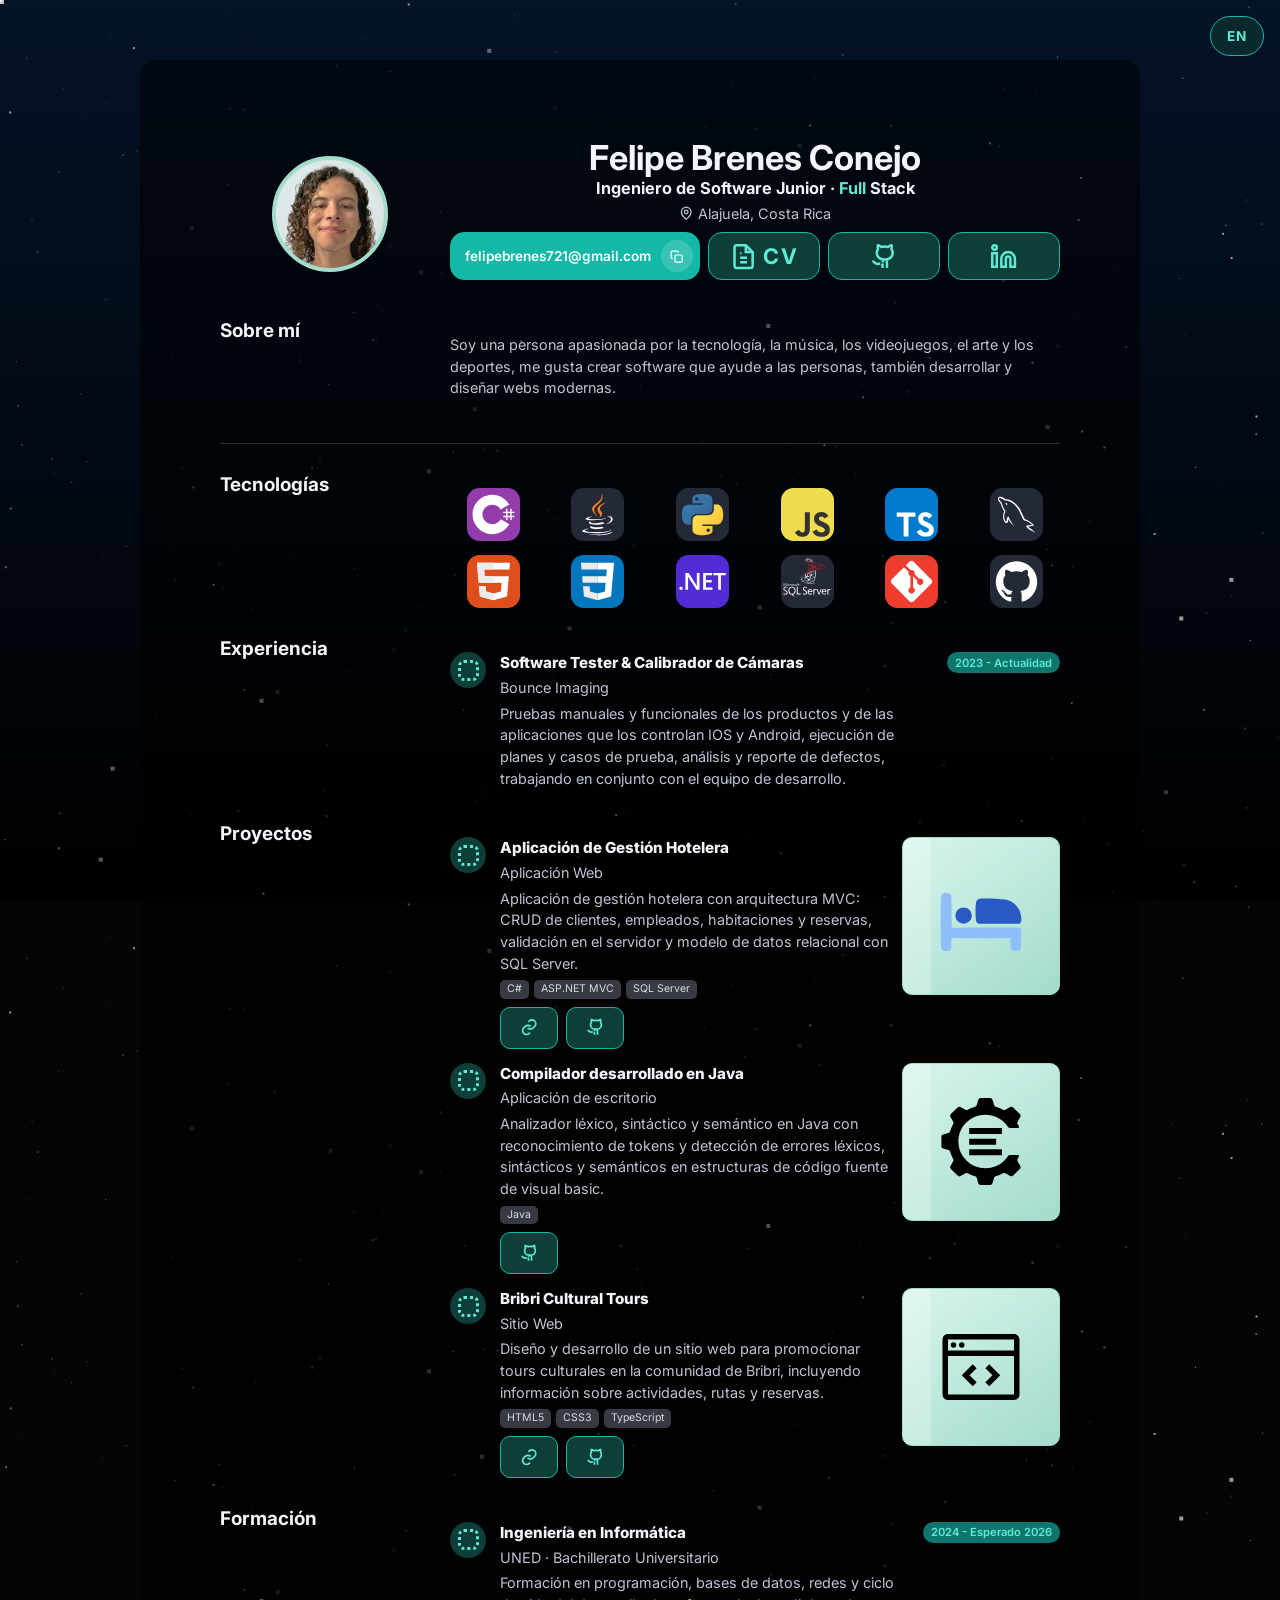
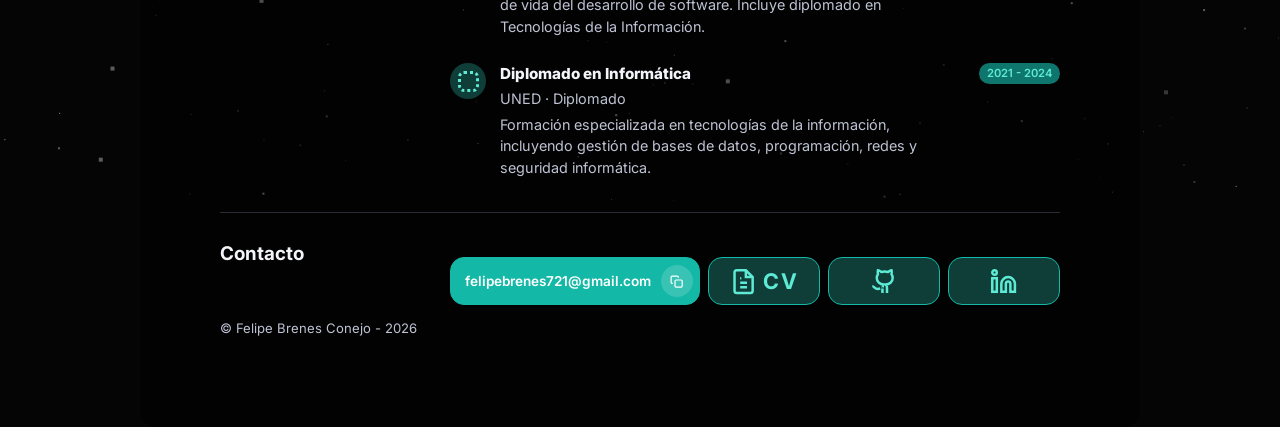
<file: index.html>
<!doctype html>
<html lang="es">
  <head>
    <meta charset="UTF-8" />
    <meta name="viewport" content="width=device-width, initial-scale=1.0" />
    <meta
      name="description"
      content="Portfolio profesional de Felipe Brenes, desarrollador de software."
    />
    <title>Felipe Brenes 💻</title>
    <link rel="icon" type="image/x-icon" href="./assets/icons/favicon.webp" />
    <link rel="preconnect" href="https://fonts.googleapis.com" />
    <link rel="preconnect" href="https://fonts.gstatic.com" crossorigin />
    <link
      href="https://fonts.googleapis.com/css2?family=Inter:wght@400;500;600;700;800&display=swap"
      rel="stylesheet"
    />
    <link rel="stylesheet" href="./src/styles/main.css" />
    <script src="./src/scripts/main.js" defer></script>
  </head>
  <body>
    <button id="lang-toggle" class="lang-toggle" type="button" aria-label="Cambiar idioma">EN</button>
    <div class="container">
    <div class="space space-1"></div>
    <div class="space space-2"></div>
    <div class="space space-3"></div>
    </div>
  
    <main aria-label="Portfolio de desarrollador">
      <div class="portfolio">
        <header class="hero">
          <div class="avatar" aria-hidden="true">
            <img src="./assets/images/fotoPerfil.webp" alt="" />
          </div>

          <div class="hero__content">
            
            <h1>Felipe Brenes Conejo</h1>
            <p class="role" data-i18n="role">Ingeniero de Software Junior · Full Stack</p>           
            <p class="location">
              <span data-icon="map-pin"></span>
              <span data-i18n="location">Alajuela, Costa Rica</span>
            </p>
            <nav class="social-links" aria-label="Contacto principal">
              <div class="pill pill--primary email-block">
                <span class="email-text">felipebrenes721@gmail.com</span>
                <button class="email-copy" type="button" data-copy="felipebrenes721@gmail.com" aria-label="Copiar correo">
                  <span data-icon="copy"></span>
                </button>
              </div>
              <div class="social-icon-row">
                <a class="icon-link cv-link" href="./assets/Felipe_Brenes_CV.pdf" download aria-label="Descargar CV">
                  <span data-icon="file-text"></span>
                  <span class="icon-link__label">CV</span>
                </a>
                <a class="icon-link" href="https://github.com/developerFrey" target="_blank" rel="noreferrer" aria-label="GitHub">
                  <span data-icon="github"></span>
                </a>
                <a class="icon-link" href="https://www.linkedin.com/in/felipe-brenes-conejo-5b7981243/" target="_blank" rel="noreferrer" aria-label="LinkedIn">
                  <span data-icon="linkedin"></span>
                </a>
              </div>
            </nav>
          </div>
        </header>

        <section class="section" aria-labelledby="about-title">
          <h2 id="about-title" data-i18n="about">Sobre mí</h2>
          <p data-i18n="aboutText">
            Soy una persona apasionada por la tecnologia, la musica y los deportes, me gusta crear interfaces limpias,
            aplicaciones mantenibles y resolver problemas. Me gusta trabajar
            con código claro, buenas prácticas y una experiencia de usuario bien cuidada.
          </p>
        </section>

        <section class="section section--divided" aria-labelledby="tech-title">
          <h2 id="tech-title" data-i18n="technology">Tecnologías</h2>
          <div class="tag-list" id="technologies"></div>
        </section>

        <section class="section" aria-labelledby="experience-title">
          <h2 id="experience-title" data-i18n="experience">Experiencia</h2>
          <div class="timeline" id="experience"></div>
        </section>

        <section class="section" aria-labelledby="projects-title">
          <h2 id="projects-title" data-i18n="projects">Proyectos</h2>
          <div class="projects" id="projects"></div>
        </section>

        <section class="section" aria-labelledby="education-title">
          <h2 id="education-title" data-i18n="education">Formación</h2>
          <div class="timeline" id="education"></div>
        </section>

<footer class="footer section" aria-labelledby="contact-title">
          <h2 id="contact-title" data-i18n="contact">Contacto</h2>
          <div>
            
            <nav class="social-links" aria-label="Contacto secundario">
              <div class="pill pill--primary email-block">
                <span class="email-text">felipebrenes721@gmail.com</span>
                <button class="email-copy" type="button" data-copy="felipebrenes721@gmail.com" aria-label="Copiar correo">
                  <span data-icon="copy"></span>
                </button>
              </div>
              <div class="social-icon-row">
                <a class="icon-link cv-link" href="./assets/Felipe_Brenes_CV.pdf" download aria-label="Descargar CV">
                  <span data-icon="file-text"></span>
                  <span class="icon-link__label">CV</span>
                </a>
                <a class="icon-link" href="https://github.com/developerFrey" target="_blank" rel="noreferrer" aria-label="GitHub">
                  <span data-icon="github"></span>
                </a>
                <a class="icon-link" href="https://www.linkedin.com/in/felipe-brenes-conejo-5b7981243/" target="_blank" rel="noreferrer" aria-label="LinkedIn">
                  <span data-icon="linkedin"></span>
                </a>
              </div>
            </nav>
            
          </div>
          <p>&copy; Felipe Brenes Conejo - 2026</p>
        </footer>
        
      </div>
    </main>
  </body>
</html>
</file>
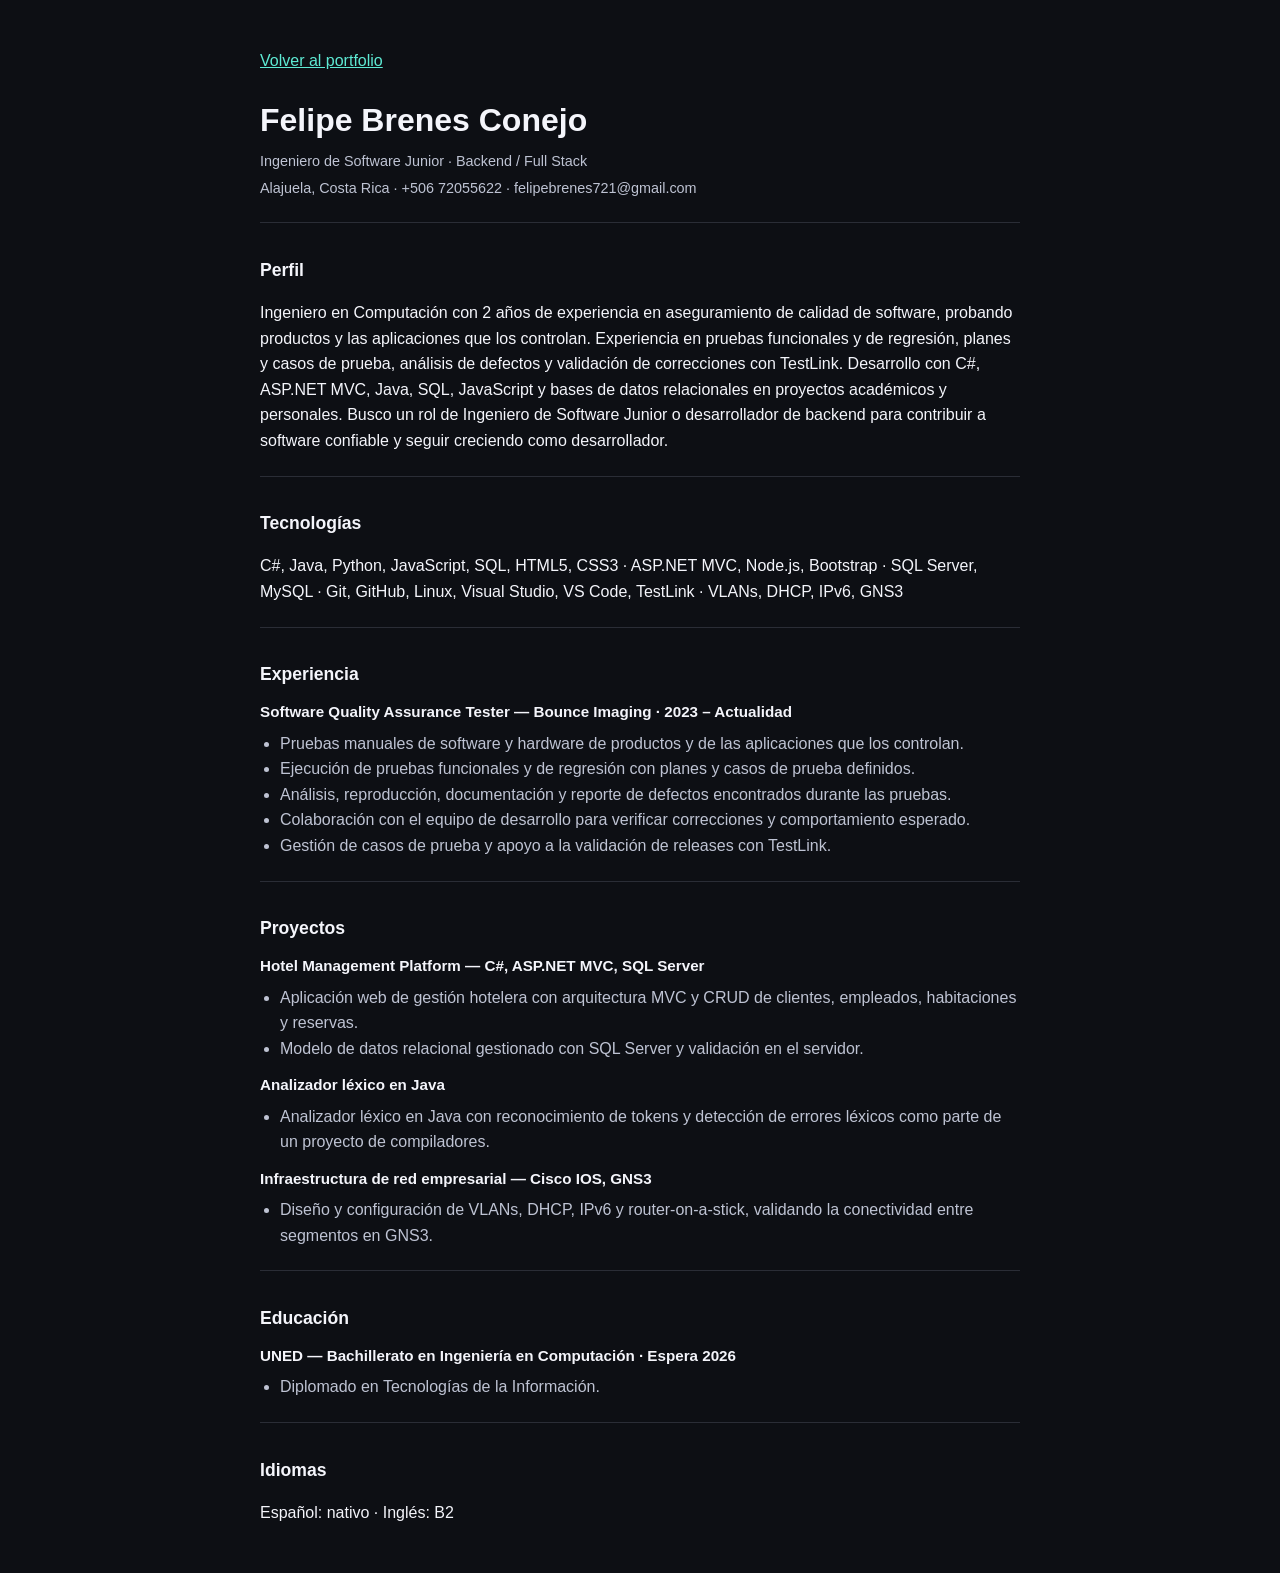
<file: assets/cv.html>
<!doctype html>
<html lang="es">
  <head>
    <meta charset="UTF-8" />
    <meta name="viewport" content="width=device-width, initial-scale=1.0" />
    <title>CV | Felipe Brenes Conejo</title>
    <style>
      body {
        margin: 0;
        background: #0d0f14;
        color: #f4f5fb;
        font-family: Inter, Arial, sans-serif;
        line-height: 1.6;
      }

      main {
        width: min(760px, calc(100% - 32px));
        margin: 48px auto;
      }

      a {
        color: #5eead4;
      }

      section {
        border-top: 1px solid #2a2d36;
        padding-top: 18px;
        margin-top: 22px;
      }

      h1 {
        margin-bottom: 4px;
      }

      h2 {
        margin-bottom: 8px;
        font-size: 1.1rem;
      }

      h3 {
        margin: 12px 0 4px;
        font-size: 0.95rem;
      }

      .contact {
        color: #bec3d3;
        font-size: 0.9rem;
        margin: 0 0 4px;
      }

      ul {
        margin: 6px 0;
        padding-left: 20px;
        color: #bec3d3;
      }
    </style>
  </head>
  <body>
    <main>
      <a href="../index.html">Volver al portfolio</a>
      <h1>Felipe Brenes Conejo</h1>
      <p class="contact">Ingeniero de Software Junior · Backend / Full Stack</p>
      <p class="contact">Alajuela, Costa Rica · +506 72055622 · felipebrenes721@gmail.com</p>

      <section>
        <h2>Perfil</h2>
        <p>
          Ingeniero en Computación con 2 años de experiencia en aseguramiento de calidad de software,
          probando productos y las aplicaciones que los controlan. Experiencia en pruebas funcionales y de
          regresión, planes y casos de prueba, análisis de defectos y validación de correcciones con
          TestLink. Desarrollo con C#, ASP.NET MVC, Java, SQL, JavaScript y bases de datos relacionales en
          proyectos académicos y personales. Busco un rol de Ingeniero de Software Junior o desarrollador
          de backend para contribuir a software confiable y seguir creciendo como desarrollador.
        </p>
      </section>

      <section>
        <h2>Tecnologías</h2>
        <p>
          C#, Java, Python, JavaScript, SQL, HTML5, CSS3 · ASP.NET MVC, Node.js, Bootstrap ·
          SQL Server, MySQL · Git, GitHub, Linux, Visual Studio, VS Code, TestLink · VLANs, DHCP, IPv6, GNS3
        </p>
      </section>

      <section>
        <h2>Experiencia</h2>
        <h3>Software Quality Assurance Tester — Bounce Imaging · 2023 – Actualidad</h3>
        <ul>
          <li>Pruebas manuales de software y hardware de productos y de las aplicaciones que los controlan.</li>
          <li>Ejecución de pruebas funcionales y de regresión con planes y casos de prueba definidos.</li>
          <li>Análisis, reproducción, documentación y reporte de defectos encontrados durante las pruebas.</li>
          <li>Colaboración con el equipo de desarrollo para verificar correcciones y comportamiento esperado.</li>
          <li>Gestión de casos de prueba y apoyo a la validación de releases con TestLink.</li>
        </ul>
      </section>

      <section>
        <h2>Proyectos</h2>
        <h3>Hotel Management Platform — C#, ASP.NET MVC, SQL Server</h3>
        <ul>
          <li>Aplicación web de gestión hotelera con arquitectura MVC y CRUD de clientes, empleados, habitaciones y reservas.</li>
          <li>Modelo de datos relacional gestionado con SQL Server y validación en el servidor.</li>
        </ul>
        <h3>Analizador léxico en Java</h3>
        <ul>
          <li>Analizador léxico en Java con reconocimiento de tokens y detección de errores léxicos como parte de un proyecto de compiladores.</li>
        </ul>
        <h3>Infraestructura de red empresarial — Cisco IOS, GNS3</h3>
        <ul>
          <li>Diseño y configuración de VLANs, DHCP, IPv6 y router-on-a-stick, validando la conectividad entre segmentos en GNS3.</li>
        </ul>
      </section>

      <section>
        <h2>Educación</h2>
        <h3>UNED — Bachillerato en Ingeniería en Computación · Espera 2026</h3>
        <ul>
          <li>Diplomado en Tecnologías de la Información.</li>
        </ul>
      </section>

      <section>
        <h2>Idiomas</h2>
        <p>Español: nativo · Inglés: B2</p>
      </section>
    </main>
  </body>
</html>
</file>
<file: src/styles/main.css>
:root {
  color-scheme: dark;
  --bg: #050506;
  --border: #2a2d36;
  --text: #f4f5fb;
  --muted: #bec3d3;
  --subtle: #8991a8;
  --teal: #14b8a6;
  --teal-dark: #0f766e;
  --teal-soft: #5eead4;
  --teal-deep: #0f3d38;
  --teal-tint: #d8f5ed;
  --teal-tint-2: #a3dbcc;
  --teal-tint-ink: #0b2c27;
}

* {
  box-sizing: border-box;
}

html {
  scroll-behavior: smooth;
  background-color: var(--bg);
}

body {
  min-height: 100vh;
  margin: 0;
  background: var(--bg);
  color: var(--text);
  font-family: Inter, system-ui, -apple-system, BlinkMacSystemFont, "Segoe UI", sans-serif;
  line-height: 1.5;
}


a {
  color: inherit;
  text-decoration: none;
}

main {
  position: relative;
  z-index: 1;
}

.lang-toggle {
  position: fixed;
  top: 16px;
  right: 16px;
  z-index: 2;
  min-width: 46px;
  height: 40px;
  padding: 0 16px;
  border: 1px solid var(--teal);
  border-radius: 999px;
  background: rgb(15 61 56 / 55%);
  color: var(--teal-soft);
  font-family: inherit;
  font-size: 0.85rem;
  font-weight: 700;
  letter-spacing: 0.08em;
  text-transform: uppercase;
  cursor: pointer;
}

.lang-toggle:hover,
.lang-toggle:focus-visible {
  background: var(--teal);
  color: #fff;
}

.portfolio {
  width: min(1000px, 100%);
  margin: auto;
  margin-top: 60px;
  margin-bottom: auto;
  padding: 80px;
  background: rgba(0 0 0 / 50%);
  border-radius: 15px;
}

.hero {
  display: grid;
  grid-template-columns: minmax(170px, 220px) 1fr;
  column-gap: 10px;
  align-items: start;
  margin-bottom: 40px;
  text-align: center;
}

.hero .social-links {
  justify-content: center;
  flex-wrap: nowrap;
}

.hero .social-icon-row {
  flex-wrap: nowrap;
}

.hero .location {
  justify-content: center;
}

.avatar {
  display: grid;
  justify-self: center;
  flex: 0 0 auto;
  width: 116px;
  height: 116px;
  place-items: center;
  margin-top: 16px;
  border: 4px solid var(--teal-tint-2);
  border-radius: 999px;
  overflow: hidden;
  background: linear-gradient(145deg, var(--teal-tint), var(--teal-tint-2));
  color: var(--teal-tint-ink);
  font-size: 2.3rem;
  font-weight: 800;
  letter-spacing: 0;
  text-shadow: 3px 3px 0 rgb(6 45 39 / 18%);
}

.avatar img {
  display: block;
  width: 100%;
  height: 100%;
  border-radius: inherit;
  object-fit: cover;
  object-position: center 70%;
  transform: translateX(-5px) scale(1.20);
}

.eyebrow {
  margin: 0 0 2px;
  color: var(--teal-soft);
  font-size: 0.78rem;
  font-weight: 700;
  text-transform: uppercase;
}

h1,
h2,
p {
  margin-top: 0;
}

h1 {
  margin-bottom: 0;
  font-size: clamp(1.75rem, 4vw, 2.15rem);
  line-height: 1.05;
}

h2 {
  margin-bottom: 8px;
  font-size: 1.18rem;
  line-height: 1.2;
}

.role {
  margin-bottom: 2px;
  color: var(--text);
  font-size: 1.02rem;
  font-weight: 700;
}

.role__highlight {
  color: var(--teal-soft);
}

.location,
.section p,
.item__subtitle,
.item__description {
  color: var(--muted);
  font-size: 0.9rem;
}

.location {
  display: flex;
  align-items: center;
  gap: 4px;
  margin-bottom: 8px;
}

.social-links,
.tag-list,
.item__links {
  display: flex;
  flex-wrap: wrap;
  gap: 8px;
  align-items: center;
}

.footer .social-links {
  display: flex;
  flex-wrap: nowrap;
  justify-content: center;
  align-items: center;
  gap: 8px;
}

.footer .social-links .social-icon-row {
  display: flex;
  flex-wrap: nowrap;
  align-items: center;
  gap: 8px;
}

.footer .social-links .email-block {
  flex-shrink: 0;
}

.tag-list {
  display: grid;
  grid-template-columns: repeat(6, auto);
  column-gap: 18px;
  row-gap: 14px;
  align-items: center;
}

.pill,
.icon-link,
.tag,
.badge {
  display: inline-flex;
  min-height: 26px;
  align-items: center;
  gap: 6px;
  border: 1px solid var(--teal);
  color: var(--teal-soft);
  font-size: 0.78rem;
  font-weight: 600;
}

.pill {
  border-radius: 999px;
  padding: 7px 14px;
  font-size: 0.85rem;
}

.pill--primary,
.icon-link:hover,
.icon-link:focus-visible {
  background: var(--teal);
  color: #fff;
}

.icon-link {
  justify-content: center;
  width: 40px;
  height: 40px;
  border-radius: 999px;
  background: var(--teal-deep);
  font-size: 1.05rem;
}

.item__links .icon-link {
  width: 58px;
  height: 42px;
  border-radius: 10px;
  font-size: 1.15rem;
}

.email-block {
  border-radius: 14px;
  gap: 10px;
  padding: 5px 6px 5px 14px;
}

.email-text {
  font-size: 0.85rem;
  font-weight: 600;
}

.email-copy {
  display: inline-flex;
  align-items: center;
  justify-content: center;
  width: 28px;
  height: 28px;
  border: 0;
  border-radius: 999px;
  background: rgb(255 255 255 / 16%);
  color: #fff;
  cursor: pointer;
}

.email-copy:hover,
.email-copy:focus-visible {
  background: rgb(255 255 255 / 30%);
}

.email-copy.is-copied {
  background: var(--teal-dark);
}

.email-copy.is-copied [data-icon] {
  display: none;
}

.email-copy.is-copied::after {
  content: "✓";
  font-weight: 700;
}

.social-icon-row {
  display: flex;
  align-items: center;
  gap: 8px;
  flex-wrap: wrap;
}

.social-links .icon-link {
  width: 112px;
  height: 48px;
  border-radius: 14px;
  font-size: 1.7rem;
}

.social-links .pill {
  padding: 10px 8px 10px 16px;
  font-size: 1rem;
}

.social-links .email-block {
  height: 48px;
  padding: 5px 6px 5px 14px;
}

.social-links .email-copy {
  width: 32px;
  height: 32px;
}

.CV-link {
  flex-direction: row;
  gap: 8px;
  font-size: 1.6rem;
}

.icon-link__label {
  margin: 0;
  font-size: 1.35rem;
  font-weight: 700;
  letter-spacing: 0.08em;
  text-transform: uppercase;
}

.section {
  margin-top: 30px;
  display: grid;
  grid-template-columns: minmax(170px, 220px) 1fr;
  column-gap: 10px;
  align-items: start;
}

.section h2 {
  align-self: start;
  padding-top: 0;
  margin-bottom: 0;
}

.section > :not(h2) {
  margin-top: 14px;
}

.section--divided {
  padding-top: 30px;
  border-top: 1px solid var(--border);
}

.tag {
  display: inline-flex;
  align-items: center;
  justify-content: center;
  border: 0;
  background: transparent;
  color: inherit;
  min-height: 0;
}

.tag__icon {
  width: 53px;
  height: 53px;
  padding: 0;
  border-radius: 0;
  background: transparent;
  object-fit: contain;
}

.timeline {
  display: grid;
  gap: 22px;
  margin-top: 12px;
}

.timeline-item,
.project {
  display: grid;
  grid-template-columns: 36px 1fr auto;
  gap: 14px;
  align-items: start;
}

.dot {
  display: grid;
  width: 36px;
  height: 36px;
  place-items: center;
  border-radius: 999px;
  background: var(--teal-deep);
}

.dot::before {
  width: 15px;
  height: 15px;
  border: 3px dotted var(--teal-soft);
  border-radius: 6px;
  content: "";
}

.item__title {
  margin: 0 0 2px;
  font-size: 0.95rem;
  font-weight: 800;
}

.item__subtitle,
.item__description {
  margin-bottom: 4px;
}

.badge {
  height: 21px;
  min-height: 21px;
  border: 0;
  border-radius: 999px;
  background: var(--teal-dark);
  padding: 2px 8px;
  color: var(--teal-soft);
  font-size: 0.7rem;
}

.projects {
  display: grid;
  gap: 14px;
  margin-top: 12px;
}

.project {
  min-height: 150px;
}

.project__preview {
  width: 158px;
  aspect-ratio: 1 / 1;
  border: 1px solid var(--teal-tint-2);
  border-radius: 10px;
  background:
    linear-gradient(90deg, rgb(255 255 255 / 25%) 0 18%, transparent 18% 100%),
    linear-gradient(145deg, var(--teal-tint), var(--teal-tint-2));
  color: var(--teal-tint-ink);
  display: grid;
  place-items: center;
  font-size: 3.2rem;
  font-weight: 800;
}

.project__preview img {
  width: 56%;
  height: 56%;
  object-fit: contain;
}

.project__tags {
  display: flex;
  flex-wrap: wrap;
  gap: 5px;
  margin: 6px 0 8px;
}

.project__tag {
  border-radius: 5px;
  background: #373a42;
  color: #d7dbe7;
  font-size: 0.66rem;
  line-height: 1;
  padding: 4px 7px;
}

.footer {
  padding-top: 30px;
  border-top: 1px solid var(--border);
}

.footer p {
  margin-bottom: 8px;
  color: var(--muted);
  font-size: 0.82rem;
}

[data-icon] svg {
  display: block;
  width: 1em;
  height: 1em;
  stroke-width: 2.2;
}

@media (max-width: 760px) {
  .portfolio {
    padding: 40px 22px 46px;
  }

  .hero {
    align-items: flex-start;
  }

  .avatar {
    width: 90px;
    height: 90px;
    font-size: 1.7rem;
  }

  .section {
    grid-template-columns: minmax(130px, 170px) 1fr;
    column-gap: 8px;
  }

  .hero {
    grid-template-columns: minmax(130px, 170px) 1fr;
    column-gap: 8px;
  }

  .tag-list {
    grid-template-columns: repeat(4, auto);
  }

  .timeline-item,
  .project {
    grid-template-columns: 36px 1fr;
  }

  .badge,
  .project__preview {
    grid-column: 2;
  }

  .project__preview {
    width: min(100%, 220px);
    margin-top: 8px;
  }
}

@media (max-width: 460px) {
  .portfolio {
    padding: 32px 16px 42px;
  }

  .hero {
    display: grid;
    grid-template-columns: 1fr;
    justify-items: center;
  }

  .hero__content {
    width: 100%;
  }

  .avatar {
    margin-top: 14px;
  }

  .section {
    display: block;
  }

  .timeline-item,
  .project {
    grid-template-columns: 26px 1fr;
    gap: 10px;
  }

  .dot {
    width: 26px;
    height: 26px;
  }

  .tag-list {
    grid-template-columns: repeat(3, auto);
  }

  .social-links,
  .hero .social-links,
  .footer .social-links {
    width: 100%;
    justify-content: center;
    flex-wrap: wrap;
    gap: 7px;
  }

  .social-links .email-block,
  .hero .social-links .email-block,
  .footer .social-links .email-block {
    width: min(100%, 360px);
    justify-content: space-between;
  }

  .social-links .social-icon-row,
  .hero .social-links .social-icon-row,
  .footer .social-links .social-icon-row {
    width: 100%;
    justify-content: center;
    flex-wrap: wrap;
  }

  .social-links .icon-link,
  .hero .social-links .icon-link,
  .footer .social-links .icon-link {
    width: 92px;
    height: 42px;
    font-size: 1.5rem;
  }

  .lang-toggle {
    top: 10px;
    right: 10px;
  }
}

/* Star Animations */
.container{
  background-image: linear-gradient(#051327, #000);
  position: fixed;
  inset: 0;
  z-index: 0;
  pointer-events: none;
}
.space{
  width: var(--size);
  height: var(--size);
  background: #fff;
  box-shadow: var(--space-layer);
  position: absolute;
  top: 0;
  left: 0;
  opacity: 75%;
  animation: moveStars var(--duration, 20s) linear infinite;
  pointer-events: none;
}

@keyframes moveStars {
  from {
    transform: translateY(0);
  }
  to {
    transform: translateY(-100vh);}
}
</file>
